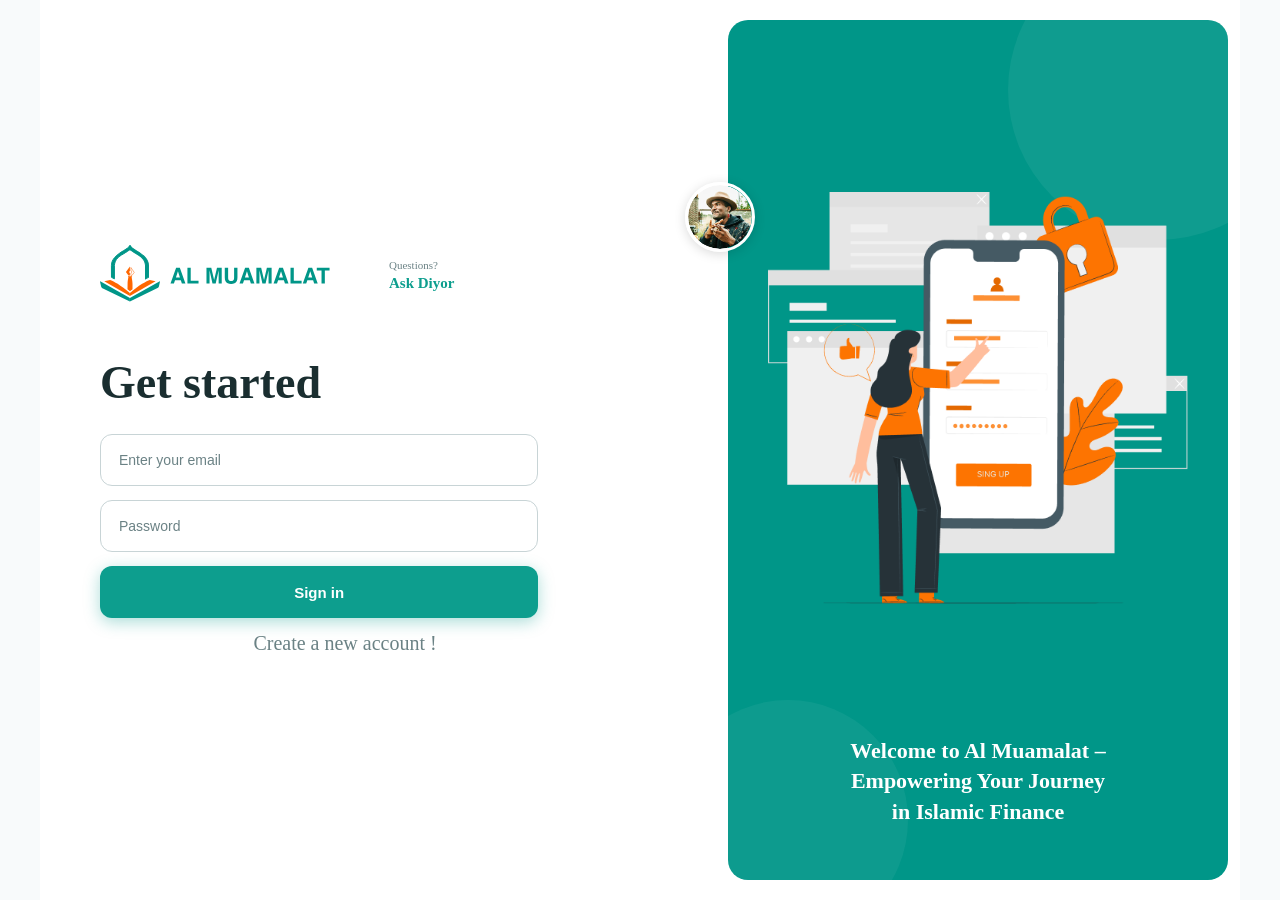
<file: index.html>
<!DOCTYPE html>
<html lang="en">
<head>
    <meta charset="UTF-8">
    <meta name="viewport" content="width=device-width, initial-scale=1.0">
    <title>Registration</title>
    <link rel="stylesheet" href="./css/style.css">
    <link rel="stylesheet" href="./regestration.html">
    <link href="https://fonts.googleapis.com/css2?family=Inter:wght@400;600;800&display=swap" rel="stylesheet">
</head>
<body>

  <div class="container">

    <!-- LEFT PANEL -->
    <div class="left">
      <header class="header">
        <div class="logo">
          <img src="./img/top-.svg" alt="Al Muamalat Logo">
        </div>
        <div class="ask-diyor">
          <span>Questions?</span>
          <h2>Ask Diyor</h2>
        </div>
      </header>

      <main class="main">
        <h1 class="tagline">Get started</h1>

        <div class="input-group">
          <input type="email" placeholder="Enter your email" required>
          
        </div>

        <div class="input-group">
          <input type="password" placeholder="Password" required>
        </div>

        <button type="submit" class="sign-in-btn"><a href="./regestration.html">Sign in</a>
        </button>

        <p class="footer-text">
          Create a new account !
        </p>
      </main>
    </div>

    <!-- AVATAR CHEGARADA -->
    <div class="avatar-border">
      <img src="./img/dffjb.svg" alt="Diyor">
    </div>

    <!-- RIGHT PANEL -->
    <div class="right">
      <div class="illustration">
        <img src="./img/img.png" alt="">
      </div>
      <div class="right-text">
        <h2>Welcome to Al Muamalat –<br>Empowering Your Journey<br>in Islamic Finance</h2>
      </div>
    </div>

  </div>
<script src="./app.js"></script>
</body>
</html>
</file>
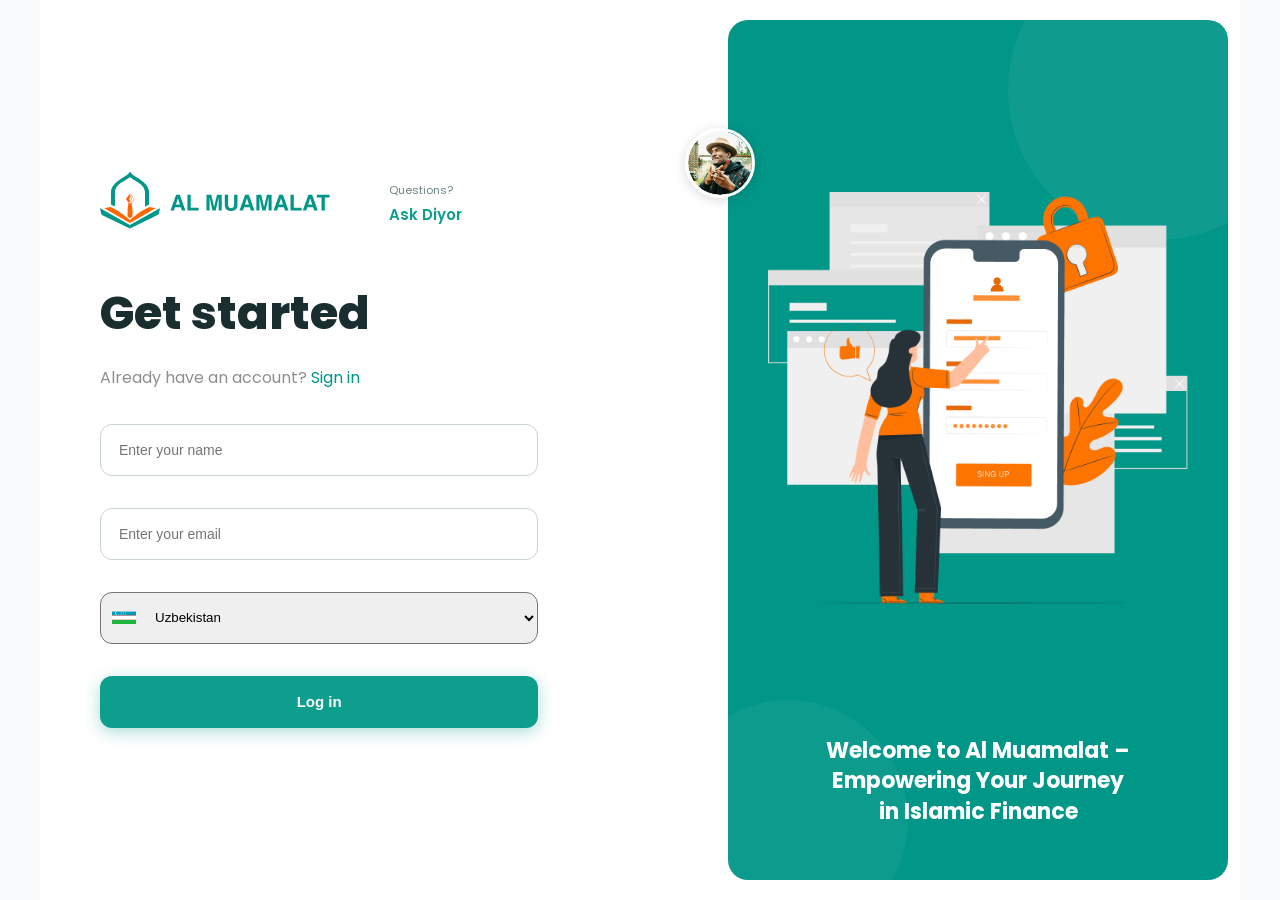
<file: regestration.html>
<!DOCTYPE html>
<html lang="en">
<head>
    <meta charset="UTF-8">
    <meta name="viewport" content="width=device-width, initial-scale=1.0">
    <title>Registration</title>
    <link rel="stylesheet" href="./css/style-plus.css">
    <link href="https://fonts.googleapis.com/css2?family=Inter:wght@400;600;800&display=swap" rel="stylesheet">
</head>
<body>
  <div class="container">

    <!-- LEFT PANEL -->
    <div class="left">
  <header class="header">
    <div class="logo">
      <img src="./img/top-.svg" alt="Al Muamalat Logo">
    </div>
    <div class="ask-diyor">
      <span>Questions?</span>
      <h2>Ask Diyor</h2>
    </div>
  </header>

  <main class="main">
    <h1 class="tagline">Get started</h1>

    <p>
      Already have an account?
      <a href="login.html">Sign in</a>
    </p>

    <div class="input-group">
      <input type="text" placeholder="Enter your name" required>
    </div>

    <div class="input-group">
      <input type="email" placeholder="Enter your email" required>
    </div>

    <div class="input-group select">
      <img src="./img/flag.svg">
      <select>
        <option>Uzbekistan</option>
        <option>Kazakhstan</option>
        <option>USA</option>
        <option>Africa</option>
        <option>America</option>
        <option>Asia</option>
        <option>Europe</option>
        <option>Oceania</option>
      </select>
    </div>

    <button type="submit" class="sign-in-btn">
      Log in
    </button>
  </main>
</div>

    <!-- AVATAR CHEGARADA -->
    <div class="avatar-border">
      <img src="./img/dffjb.svg" alt="Diyor">
    </div>

    <!-- RIGHT PANEL -->
    <div class="right">
      <div class="illustration">
        <img src="./img/img.png" alt="">
      </div>
      <div class="right-text">
        <h2>Welcome to Al Muamalat –<br>Empowering Your Journey<br>in Islamic Finance</h2>
      </div>
    </div>

  </div>
<script src="./app.js"></script>
</body>
</html>
</file>
<file: css/style.css>
* {
  margin: 0;
  padding: 0;
  box-sizing: border-box;
}

html, body {
  height: 100%;
  overflow: hidden;
}

body {
  height: 100vh;
  display: flex;
  align-items: center;
  justify-content: center;
  background: #f8fafb;
}

.container {
  position: relative;
  display: flex;
  align-items: stretch;
  width: 100%;
  max-width: 1200px;
  height: 100vh;
  background: #fff;
  overflow: hidden;
}

/* ── LEFT PANEL ── */
.left {
  flex: 1;
  padding: 52px 60px;
  display: flex;
  flex-direction: column;
  justify-content: center;
}

.header {
  display: flex;
  align-items: center;
  justify-content: space-between;
  margin-bottom: 52px;
}

.logo img {
  width: 239px;
}

.ask-diyor {
  display: flex;
  flex-direction: column;
  align-items: flex-end;
  gap: 4px;
  margin-left: 50px;
  padding-right: 90px; /* avatar uchun joy */
}

.ask-diyor span {
  width: 169px;

  font-size: 11px;
  color: #6b8285;
}

.ask-diyor h2 {
  width: 169px;

  font-size: 15px;
  font-weight: 600;
  color: #0d9e8e;
}

/* AVATAR CHEGARADA */
.avatar-border {
  position: absolute;
  right: 520px; /* right panel width(500) + margin(20) - avatar yarmi */
  top: 32px;
  z-index: 10;
  width: 70px;
  height: 70px;
  margin-top: 150px;
  border-radius: 50%;
  overflow: hidden;
  border: 3px solid #fff;
  box-shadow: 0 2px 12px rgba(0,0,0,0.15);
  transform: translateX(50%);
}

.avatar-border img {
  width: 100%;
  height: 100%;
  object-fit: cover;
  border-radius: 50%;
}

.main {
  display: flex;
  flex-direction: column;
  gap: 14px;
}

.tagline {
  font-size: 46px;
  font-weight: 800;
  color: #1a2e30;
  line-height: 1.1;
  margin-bottom: 12px;
}

.input-group {
  position: relative;
}

.input-group input {
  width: 80%;
  height: 52px;
  padding: 0 48px 0 18px;
  border: 1.5px solid #c8d4d6;
  border-radius: 12px;
  font-size: 14px;
  color: #1a2e30;
  outline: none;
  transition: border-color 0.2s, box-shadow 0.2s;
}

.input-group input::placeholder {
  color: #6b8285;
}

.input-group input:focus {
  border-color: #0d9e8e;
  box-shadow: 0 0 0 4px rgba(13,158,142,0.1);
}



.sign-in-btn {
  width: 80%;
  height: 52px;
  background: #0d9e8e;
  color: #fff;
  border: none;
  border-radius: 12px;
  font-size: 15px;
  font-weight: 600;
  cursor: pointer;
  box-shadow: 0 4px 16px rgba(13,158,142,0.35);
  
}
.sign-in-btn a{
text-decoration: none;
color: #fff;
}

.sign-in-btn:hover {
  background: #097a6d;
  transform: translateY(-2px);
}

.sign-in-btn:active {
  transform: translateY(0);
}

.footer-text {
  margin-left: -58px;
  text-align: center;
  font-weight: 400;
  font-size: 20px;
  color: #6b8285;
}



/* ── RIGHT PANEL ── */
.right {
  width: 500px;
  flex-shrink: 0;
  background-color: #009688;
  display: flex;
  flex-direction: column;
  align-items: center;
  justify-content: flex-end;
  padding: 40px 40px 52px;
  margin: 20px;
  border-radius: 20px;
  position: relative;
  overflow: hidden;
}

.right::before {
  content: '';
  position: absolute;
  top: -80px;
  right: -80px;
  width: 300px;
  height: 300px;
  border-radius: 50%;
  background: rgba(255,255,255,0.06);
}

.right::after {
  content: '';
  position: absolute;
  bottom: -60px;
  left: -60px;
  width: 240px;
  height: 240px;
  border-radius: 50%;
  background: rgba(255,255,255,0.05);
}

.illustration {
  flex: 1;
  display: flex;
  align-items: center;
  justify-content: center;
  z-index: 1;
  width: 100%;
  min-height: 0;
}

.illustration img {
  width: 100%;
  height: 100%;
  object-fit: contain;
  object-position: center;
  display: block;
}

.right-text {
  text-align: center;
  color: #fff;
  z-index: 1;
  flex-shrink: 0;
}

.right-text h2 {
  font-size: 22px;
  font-weight: 700;
  line-height: 1.4;
  margin-bottom: 0;
}
</file>
<file: css/style-plus.css>
@import url('https://fonts.googleapis.com/css2?family=Poppins:wght@100;200;300;400;500;600;800;900&display=swap');
 

 
 * {
  margin: 0;
  padding: 0;
  box-sizing: border-box;
}

html, body {
  height: 100%;
  overflow: hidden;
}

body {
  height: 100vh;
  display: flex;
  align-items: center;
  justify-content: center;
  background: #f8fafb;
     font-family: 'Poppins', sans-serif;
}

.container {
  position: relative;
  display: flex;
  align-items: stretch;
  width: 100%;
  max-width: 1200px;
  height: 100vh;
  background: #fff;
  overflow: hidden;
}

/* ── LEFT PANEL ── */
.left {
  flex: 1;
  padding: 52px 60px;
  display: flex;
  flex-direction: column;
  justify-content: center;
}

.header {
  display: flex;
  align-items: center;
  justify-content: space-between;
  margin-bottom: 52px;
}

.logo img {
  width: 239px;
}

.ask-diyor {
  display: flex;
  flex-direction: column;
  align-items: flex-end;
  gap: 4px;
  margin-left: 50px;
  padding-right: 90px; /* avatar uchun joy */
}

.ask-diyor span {
  width: 169px;

  font-size: 11px;
  color: #6b8285;
}

.ask-diyor h2 {
  width: 169px;

  font-size: 15px;
  font-weight: 600;
  color: #0d9e8e;
}

/* AVATAR CHEGARADA */
.avatar-border {
  position: absolute;
  right: 520px; /* right panel width(500) + margin(20) - avatar yarmi */
  top: -22px;
  z-index: 10;
  width: 70px;
  height: 70px;
  margin-top: 150px;
  border-radius: 50%;
  overflow: hidden;
  border: 3px solid #fff;
  box-shadow: 0 2px 12px rgba(0,0,0,0.15);
  transform: translateX(50%);
}

.avatar-border img {
  width: 100%;
  height: 100%;
  object-fit: cover;
  border-radius: 50%;
}

.main {
  display: flex;
  flex-direction: column;
  gap: 14px;
}

.tagline {
  font-size: 46px;
  font-weight: 800;
  color: #1a2e30;
  line-height: 1.1;
  margin-bottom: 12px;
}
.main p {
  font-weight: 400; /* FIX */
  font-size: 16px;
  color: #8F8F8F;
  margin-bottom: 20px;
}
.main p a {
  color: #009688;
    text-decoration: none
}

.input-group {
  margin-bottom: 18px;
}

/* SELECT STYLE */


.select img {
  position: absolute;
  left: 12px;
  top: 50%;
  transform: translateY(-50%);
  width: 24px;
}

.select select {
  width: 80%;
  height: 52px;
  padding-left: 50px;
  border-radius: 12px;
  
  
  outline: none;
}

.input-group {
  position: relative;
}

.input-group input {
  width: 80%;
  height: 52px;
  padding: 0 48px 0 18px;
  border: 1.5px solid #c8d4d6;
  border-radius: 12px;
  font-size: 14px;
  color: #1a2e30;
  outline: none;
  transition: border-color 0.2s, box-shadow 0.2s;
}


.sign-in-btn {
    width: 80%;
  height: 52px;
  background: #0d9e8e;
  color: #fff;
  border: none;
  border-radius: 12px;
  font-size: 15px;
  font-weight: 600;
  cursor: pointer;
  box-shadow: 0 4px 16px rgba(13,158,142,0.35);
  
}
.sign-in-btn a{
text-decoration: none;
color: #fff;
}

.sign-in-btn:hover {
  background: #097a6d;
  transform: translateY(-2px);
}

.sign-in-btn:active {
  transform: translateY(0);
}



/* ── RIGHT PANEL ── */
.right {
  width: 500px;
  flex-shrink: 0;
  background-color: #009688;
  display: flex;
  flex-direction: column;
  align-items: center;
  justify-content: flex-end;
  padding: 40px 40px 52px;
  margin: 20px;
  border-radius: 20px;
  position: relative;
  overflow: hidden;
}

.right::before {
  content: '';
  position: absolute;
  top: -80px;
  right: -80px;
  width: 300px;
  height: 300px;
  border-radius: 50%;
  background: rgba(255,255,255,0.06);
}

.right::after {
  content: '';
  position: absolute;
  bottom: -60px;
  left: -60px;
  width: 240px;
  height: 240px;
  border-radius: 50%;
  background: rgba(255,255,255,0.05);
}

.illustration {
  flex: 1;
  display: flex;
  align-items: center;
  justify-content: center;
  z-index: 1;
  width: 100%;
  min-height: 0;
}

.illustration img {
  width: 100%;
  height: 100%;
  object-fit: contain;
  object-position: center;
  display: block;
}

.right-text {
  text-align: center;
  color: #fff;
  z-index: 1;
  flex-shrink: 0;
}

.right-text h2 {
  font-size: 22px;
  font-weight: 700;
  line-height: 1.4;
  margin-bottom: 0;
}
</file>
